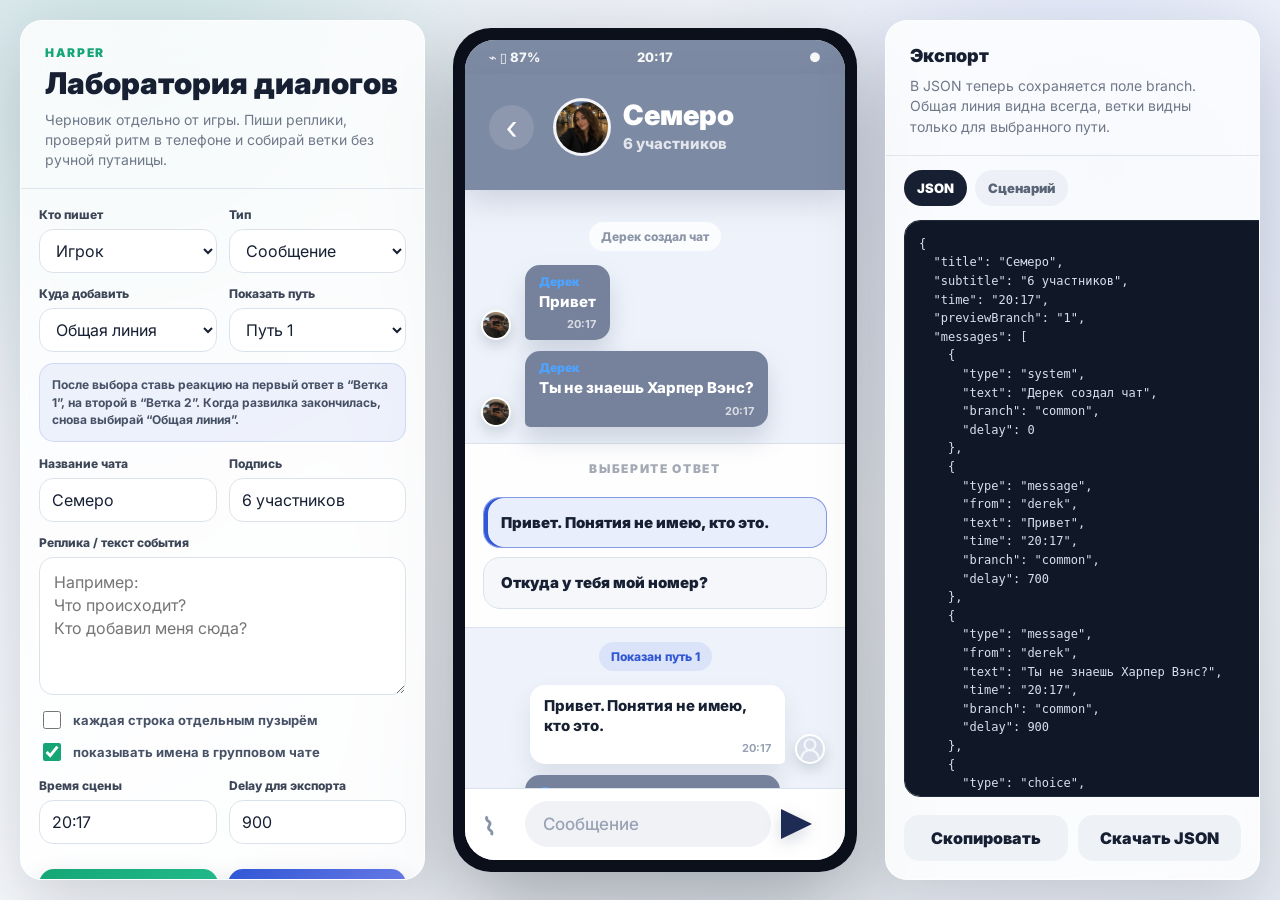
<file: dialogue-lab/index.html>
<!doctype html>
<html lang="ru">
<head>
  <meta charset="utf-8">
  <meta name="viewport" content="width=device-width, initial-scale=1">
  <title>HARPER Dialogue Lab</title>
  <link rel="preconnect" href="https://fonts.googleapis.com">
  <link rel="preconnect" href="https://fonts.gstatic.com" crossorigin>
  <link href="https://fonts.googleapis.com/css2?family=Inter:wght@400;500;600;700;800;900&display=swap" rel="stylesheet">
  <style>
    :root {
      --ink: #172033;
      --muted: #6f7889;
      --line: #dce2ea;
      --panel: #ffffff;
      --soft: #f2f5fa;
      --accent: #16a676;
      --accent-2: #3157d5;
      --danger: #c23a3a;
      --phone-top: #7d8aa3;
      --bubble: #76829c;
      --shadow: 0 24px 70px rgba(21, 29, 45, .18);
    }

    * { box-sizing: border-box; }

    html, body {
      height: 100%;
      margin: 0;
      font-family: Inter, system-ui, -apple-system, BlinkMacSystemFont, "Segoe UI", sans-serif;
      color: var(--ink);
      background:
        radial-gradient(circle at 12% 8%, rgba(22, 166, 118, .13), transparent 28%),
        radial-gradient(circle at 86% 18%, rgba(49, 87, 213, .14), transparent 32%),
        linear-gradient(145deg, #e8edf5 0%, #f7f9fc 48%, #e6ebf3 100%);
    }

    body { min-height: 100%; overflow: hidden; }
    button, input, select, textarea { font: inherit; }
    button { border: 0; cursor: pointer; }

    .app {
      height: 100vh;
      display: grid;
      grid-template-columns: minmax(360px, 470px) minmax(420px, 1fr) minmax(330px, 430px);
      gap: 20px;
      padding: 20px;
    }

    .panel {
      min-height: 0;
      border: 1px solid rgba(255, 255, 255, .72);
      border-radius: 22px;
      background: rgba(255, 255, 255, .8);
      box-shadow: var(--shadow);
      backdrop-filter: blur(18px);
      overflow: hidden;
    }

    .editor, .exporter { display: flex; flex-direction: column; }

    .panel-head {
      padding: 24px 24px 18px;
      border-bottom: 1px solid rgba(220, 226, 234, .86);
    }

    .eyebrow {
      margin: 0 0 8px;
      color: var(--accent);
      font-size: 12px;
      font-weight: 900;
      letter-spacing: .14em;
      text-transform: uppercase;
    }

    h1, h2 { margin: 0; letter-spacing: 0; }
    h1 { font-size: 30px; line-height: 1.05; font-weight: 900; }
    h2 { font-size: 18px; font-weight: 900; }

    .sub {
      margin: 10px 0 0;
      color: var(--muted);
      font-size: 14px;
      line-height: 1.45;
    }

    .form { padding: 18px; overflow: auto; }
    .grid-2 { display: grid; grid-template-columns: 1fr 1fr; gap: 12px; }

    .field { display: grid; gap: 7px; margin-bottom: 13px; }
    label { color: #3d4657; font-size: 12px; font-weight: 800; }

    input, select, textarea {
      width: 100%;
      border: 1px solid var(--line);
      border-radius: 14px;
      background: rgba(255, 255, 255, .95);
      color: var(--ink);
      outline: none;
      transition: border-color .16s ease, box-shadow .16s ease, background .16s ease;
    }

    input, select { height: 44px; padding: 0 12px; }
    textarea { min-height: 138px; padding: 13px 14px; resize: vertical; line-height: 1.45; }

    input:focus, select:focus, textarea:focus {
      border-color: rgba(49, 87, 213, .55);
      box-shadow: 0 0 0 4px rgba(49, 87, 213, .12);
      background: #fff;
    }

    .checks { display: grid; gap: 8px; margin: 4px 0 14px; }
    .check { display: flex; align-items: center; gap: 9px; color: #465166; font-size: 13px; font-weight: 700; }
    .check input { width: 18px; height: 18px; accent-color: var(--accent); }

    .actions { display: grid; grid-template-columns: 1fr 1fr; gap: 10px; margin-top: 12px; }

    .btn {
      height: 46px;
      border-radius: 15px;
      font-weight: 900;
      color: #fff;
      background: var(--ink);
      box-shadow: 0 12px 28px rgba(23, 32, 51, .18);
    }

    .btn.primary { background: linear-gradient(135deg, var(--accent), #23bd8d); }
    .btn.blue { background: linear-gradient(135deg, var(--accent-2), #6e7ee8); }
    .btn.light { color: var(--ink); background: #eef2f7; box-shadow: none; }
    .btn.danger { color: var(--danger); background: #fff2f2; box-shadow: none; }

    .branch-help {
      margin: -2px 0 14px;
      padding: 12px;
      border: 1px solid rgba(49, 87, 213, .16);
      border-radius: 15px;
      background: rgba(49, 87, 213, .07);
      color: #465166;
      font-size: 12px;
      font-weight: 700;
      line-height: 1.45;
    }

    .preview-wrap { min-height: 0; display: grid; place-items: center; padding: 8px; }

    .phone {
      width: min(100%, 430px);
      height: min(100%, 900px);
      min-height: 720px;
      border-radius: 38px;
      background: #0b101b;
      padding: 12px;
      box-shadow: 0 34px 90px rgba(10, 16, 27, .34);
    }

    .screen {
      position: relative;
      height: 100%;
      overflow: hidden;
      border-radius: 30px;
      background: #eef3fb;
    }

    .status {
      height: 34px;
      display: grid;
      grid-template-columns: 1fr auto 1fr;
      align-items: center;
      padding: 0 24px;
      color: rgba(255, 255, 255, .93);
      font-size: 13px;
      font-weight: 800;
      background: var(--phone-top);
    }

    .status .right { justify-self: end; display: flex; gap: 8px; align-items: center; }

    .chat-top {
      height: 116px;
      display: grid;
      grid-template-columns: 52px 58px 1fr;
      gap: 12px;
      align-items: center;
      padding: 12px 24px 22px;
      background: var(--phone-top);
      color: #fff;
      box-shadow: 0 10px 30px rgba(77, 88, 115, .22);
    }

    .back {
      width: 45px;
      height: 45px;
      display: grid;
      place-items: center;
      border-radius: 50%;
      background: rgba(255, 255, 255, .12);
      font-size: 34px;
      line-height: 1;
    }

    .chat-avatar {
      width: 58px;
      height: 58px;
      border-radius: 50%;
      border: 3px solid rgba(255, 255, 255, .78);
      object-fit: cover;
      background: #c7cfdd;
    }

    .chat-title { min-width: 0; }
    .chat-title strong {
      display: block;
      overflow: hidden;
      text-overflow: ellipsis;
      white-space: nowrap;
      font-size: 28px;
      line-height: 1.05;
      font-weight: 900;
    }
    .chat-title span { display: block; margin-top: 4px; color: rgba(255,255,255,.78); font-size: 15px; font-weight: 800; }

    .messages { height: calc(100% - 222px); overflow: auto; padding: 18px 16px 20px; scroll-behavior: smooth; }

    .row { display: grid; grid-template-columns: 34px minmax(0, 1fr); gap: 10px; align-items: end; margin: 0 0 11px; }
    .row.out { grid-template-columns: minmax(0, 1fr) 34px; }
    .row.out .mini-avatar { grid-column: 2; }
    .row.out .bubble {
      grid-column: 1;
      justify-self: end;
      background: #fff;
      color: var(--ink);
      box-shadow: 0 12px 24px rgba(27, 36, 56, .09);
      border-radius: 15px 15px 5px 15px;
    }

    .mini-avatar {
      width: 30px;
      height: 30px;
      border-radius: 50%;
      border: 2px solid #fff;
      object-fit: cover;
      background: #d7deea;
      box-shadow: 0 6px 14px rgba(24, 34, 52, .17);
    }

    .bubble {
      width: fit-content;
      max-width: min(300px, 84%);
      padding: 11px 14px 9px;
      border-radius: 15px 15px 15px 5px;
      color: #fff;
      background: var(--bubble);
      box-shadow: 0 13px 25px rgba(88, 101, 128, .22);
      word-break: break-word;
    }

    .speaker-name { margin: 0 0 4px; font-size: 12px; font-weight: 900; line-height: 1; }
    .bubble-text { white-space: pre-wrap; font-size: 15px; line-height: 1.35; font-weight: 800; letter-spacing: 0; }
    .time { margin-top: 5px; color: rgba(255,255,255,.72); text-align: right; font-size: 11px; font-weight: 700; }
    .row.out .time { color: #99a2b4; }

    .system-line, .branch-line {
      margin: 14px auto;
      width: fit-content;
      max-width: 86%;
      padding: 7px 12px;
      border-radius: 999px;
      background: rgba(255, 255, 255, .78);
      color: #8b95a7;
      font-size: 12px;
      font-weight: 800;
      text-align: center;
    }

    .branch-line { background: rgba(49, 87, 213, .1); color: #3157d5; }

    .choice-panel {
      margin: 16px -16px 12px;
      padding: 17px 18px 18px;
      background: rgba(255,255,255,.96);
      border-top: 1px solid var(--line);
      border-bottom: 1px solid var(--line);
    }

    .choice-title {
      margin: 0 0 12px;
      color: #a4a9b4;
      font-size: 12px;
      font-weight: 900;
      letter-spacing: .14em;
      text-align: center;
      text-transform: uppercase;
    }

    .choice {
      width: 100%;
      margin-top: 9px;
      padding: 15px 17px;
      border: 1px solid var(--line);
      border-radius: 17px;
      background: #f5f7fb;
      color: var(--ink);
      font-size: 15px;
      font-weight: 900;
      line-height: 1.3;
      text-align: left;
    }

    .choice.active {
      border-color: rgba(49, 87, 213, .55);
      background: #e9eefc;
      box-shadow: inset 4px 0 0 var(--accent-2);
    }

    .notes-card {
      margin: 14px auto;
      max-width: 92%;
      padding: 18px;
      border-radius: 22px;
      background: #fffef8;
      box-shadow: 0 16px 34px rgba(49, 54, 70, .14);
      border: 1px solid #efe7c8;
    }

    .notes-title {
      margin: 0 0 13px;
      color: #a87320;
      font-size: 13px;
      font-weight: 900;
      letter-spacing: .12em;
      text-transform: uppercase;
    }

    .notes-text {
      white-space: pre-wrap;
      color: #293244;
      font-size: 14px;
      font-weight: 700;
      line-height: 1.55;
    }

    .composer {
      position: absolute;
      left: 0;
      right: 0;
      bottom: 0;
      height: 72px;
      display: grid;
      grid-template-columns: 32px 1fr 46px;
      align-items: center;
      gap: 10px;
      padding: 12px 18px 14px;
      background: rgba(255,255,255,.98);
      border-top: 1px solid var(--line);
    }

    .paperclip { color: #8692a6; font-size: 25px; font-weight: 800; transform: rotate(-12deg); }
    .fake-input { height: 46px; display: flex; align-items: center; padding: 0 18px; border-radius: 999px; background: #f0f2f6; color: #9aa3b4; font-size: 17px; font-weight: 500; }
    .send { width: 0; height: 0; border-style: solid; border-width: 15px 0 15px 31px; border-color: transparent transparent transparent #1d2b55; background: transparent; filter: drop-shadow(0 5px 8px rgba(29,43,85,.2)); }

    .export-tabs { display: flex; gap: 8px; padding: 14px 18px 0; }
    .tab { height: 36px; padding: 0 13px; border-radius: 999px; color: #596477; background: #edf1f7; font-size: 13px; font-weight: 900; }
    .tab.active { color: #fff; background: var(--ink); }

    .export-box {
      flex: 1;
      min-height: 0;
      margin: 14px 18px 18px;
      padding: 14px;
      border: 1px solid #1f2937;
      border-radius: 16px;
      background: #101827;
      color: #d7e0ee;
      font-family: ui-monospace, SFMono-Regular, Menlo, Consolas, monospace;
      font-size: 12px;
      line-height: 1.55;
      resize: none;
    }

    .toast {
      position: fixed;
      left: 50%;
      bottom: 22px;
      transform: translateX(-50%) translateY(18px);
      opacity: 0;
      pointer-events: none;
      padding: 12px 16px;
      border-radius: 999px;
      background: rgba(16,24,39,.94);
      color: #fff;
      font-size: 13px;
      font-weight: 800;
      transition: opacity .18s ease, transform .18s ease;
      box-shadow: 0 18px 36px rgba(16,24,39,.22);
    }
    .toast.show { opacity: 1; transform: translateX(-50%) translateY(0); }

    @media (max-width: 1180px) {
      body { overflow: auto; }
      .app { height: auto; min-height: 100vh; grid-template-columns: 1fr; }
      .phone { height: 820px; min-height: 720px; }
      .exporter { min-height: 520px; }
    }

    @media (max-width: 520px) {
      .app { padding: 10px; gap: 12px; }
      .panel { border-radius: 18px; }
      .panel-head { padding: 18px; }
      h1 { font-size: 25px; }
      .grid-2, .actions { grid-template-columns: 1fr; }
      .phone { width: 100%; height: 760px; min-height: 760px; border-radius: 0; padding: 0; }
      .screen { border-radius: 0; }
    }
  </style>
</head>
<body>
  <main class="app">
    <section class="panel editor">
      <div class="panel-head">
        <p class="eyebrow">HARPER</p>
        <h1>Лаборатория диалогов</h1>
        <p class="sub">Черновик отдельно от игры. Пиши реплики, проверяй ритм в телефоне и собирай ветки без ручной путаницы.</p>
      </div>

      <div class="form">
        <div class="grid-2">
          <div class="field">
            <label for="speaker">Кто пишет</label>
            <select id="speaker"></select>
          </div>
          <div class="field">
            <label for="kind">Тип</label>
            <select id="kind">
              <option value="message">Сообщение</option>
              <option value="choice">Выбор игрока</option>
              <option value="system">Системная строка</option>
              <option value="note">Текст без автора</option>
              <option value="notes">Заметки</option>
            </select>
          </div>
        </div>

        <div class="grid-2">
          <div class="field">
            <label for="branch">Куда добавить</label>
            <select id="branch">
              <option value="common">Общая линия</option>
              <option value="1">Ветка 1</option>
              <option value="2">Ветка 2</option>
              <option value="3">Ветка 3</option>
            </select>
          </div>
          <div class="field">
            <label for="previewBranch">Показать путь</label>
            <select id="previewBranch">
              <option value="1">Путь 1</option>
              <option value="2">Путь 2</option>
              <option value="3">Путь 3</option>
            </select>
          </div>
        </div>

        <div class="branch-help">После выбора ставь реакцию на первый ответ в “Ветка 1”, на второй в “Ветка 2”. Когда развилка закончилась, снова выбирай “Общая линия”.</div>

        <div class="grid-2">
          <div class="field">
            <label for="chatTitle">Название чата</label>
            <input id="chatTitle" value="Семеро">
          </div>
          <div class="field">
            <label for="chatSubtitle">Подпись</label>
            <input id="chatSubtitle" value="6 участников">
          </div>
        </div>

        <div class="field">
          <label for="text">Реплика / текст события</label>
          <textarea id="text" placeholder="Например:
Что происходит?
Кто добавил меня сюда?"></textarea>
        </div>

        <div class="checks">
          <label class="check"><input id="splitLines" type="checkbox"> каждая строка отдельным пузырём</label>
          <label class="check"><input id="showNames" type="checkbox" checked> показывать имена в групповом чате</label>
        </div>

        <div class="grid-2">
          <div class="field">
            <label for="minutes">Время сцены</label>
            <input id="minutes" value="20:17">
          </div>
          <div class="field">
            <label for="delay">Delay для экспорта</label>
            <input id="delay" type="number" min="0" step="100" value="900">
          </div>
        </div>

        <div class="actions">
          <button class="btn primary" id="add">Добавить</button>
          <button class="btn blue" id="addTyping">Печатает...</button>
          <button class="btn light" id="undo">Убрать последнее</button>
          <button class="btn danger" id="clear">Очистить сцену</button>
        </div>
      </div>
    </section>

    <section class="preview-wrap">
      <div class="phone" aria-label="Превью телефона">
        <div class="screen">
          <div class="status">
            <div>⌁ ▯ 87%</div>
            <div id="statusTime">20:17</div>
            <div class="right">●</div>
          </div>

          <header class="chat-top">
            <div class="back">‹</div>
            <img class="chat-avatar" id="chatAvatar" alt="" src="../src/assets/avatars/avatar_harper_live.png">
            <div class="chat-title">
              <strong id="previewTitle">Семеро</strong>
              <span id="previewSubtitle">6 участников</span>
            </div>
          </header>

          <div class="messages" id="messages"></div>

          <div class="composer">
            <div class="paperclip">⌇</div>
            <div class="fake-input">Сообщение</div>
            <div class="send" aria-hidden="true"></div>
          </div>
        </div>
      </div>
    </section>

    <section class="panel exporter">
      <div class="panel-head">
        <h2>Экспорт</h2>
        <p class="sub">В JSON теперь сохраняется поле branch. Общая линия видна всегда, ветки видны только для выбранного пути.</p>
      </div>
      <div class="export-tabs">
        <button class="tab active" data-export="json">JSON</button>
        <button class="tab" data-export="script">Сценарий</button>
      </div>
      <textarea class="export-box" id="exportBox" readonly></textarea>
      <div class="actions" style="padding: 0 18px 18px; margin: 0;">
        <button class="btn light" id="copyExport">Скопировать</button>
        <button class="btn light" id="downloadExport">Скачать JSON</button>
      </div>
    </section>
  </main>

  <div class="toast" id="toast">Готово</div>

  <script>
    const STORAGE_KEY = "harper_dialogue_lab_v2";

    const speakers = {
      player: { id: "player", name: "Игрок", short: "ГГ", color: "#3157d5", side: "out", avatar: "../src/assets/icons/lucide/user-round.svg" },
      unknown: { id: "unknown", name: "Неизвестный", short: "Unknown", color: "#111827", avatar: "../src/assets/avatars/avatar_harper_live.png" },
      derek: { id: "derek", name: "Дерек Миллер", short: "Дерек", color: "#4ea3ff", avatar: "../src/assets/avatars/avatar_derek_live.png" },
      mia: { id: "mia", name: "Миа Картер", short: "Миа", color: "#39d879", avatar: "../src/assets/avatars/avatar_mia_live.png" },
      olivia: { id: "olivia", name: "Оливия Грант", short: "Оливия", color: "#b271ff", avatar: "../src/assets/avatars/avatar_olivia_live.png" },
      brooke: { id: "brooke", name: "Брук Хейз", short: "Брук", color: "#8b98aa", avatar: "../src/assets/avatars/avatar_brooke_live.png" },
      mason: { id: "mason", name: "Мейсон Коул", short: "Мейсон", color: "#ff6f7e", avatar: "../src/assets/avatars/avatar_mason_live.png" },
      tyler: { id: "tyler", name: "Тайлер Росс", short: "Тайлер", color: "#4fd7cc", avatar: "../src/assets/avatars/avatar_tyler_live.png" },
      harper: { id: "harper", name: "Харпер Вэнс", short: "Харпер", color: "#f5a541", avatar: "../src/assets/avatars/avatar_harper_live.png" }
    };

    const noteDraft = `Харпер Вэнс пропала два дня назад.

Её парень Дерек сказал, что сегодня она отправила ему только одно сообщение — мой номер.

Последней Харпер видела её подруга. Они сидели в кафе, когда Харпер кто-то позвонил. После звонка она сказала, что ей нужно срочно с кем-то встретиться, и ушла.

С тех пор её никто не видел.

Дерек уверен, что она не могла просто сбежать.`;

    const defaults = {
      chatTitle: "Семеро",
      chatSubtitle: "6 участников",
      minutes: "20:17",
      showNames: true,
      previewBranch: "1",
      exportMode: "json",
      messages: [
        { kind: "system", text: "Дерек создал чат", time: "20:17", branch: "common" },
        { kind: "message", from: "derek", text: "Привет", time: "20:17", delay: 700, branch: "common" },
        { kind: "message", from: "derek", text: "Ты не знаешь Харпер Вэнс?", time: "20:17", delay: 900, branch: "common" },
        { kind: "choice", options: ["Привет. Понятия не имею, кто это.", "Откуда у тебя мой номер?"], time: "20:17", delay: 900, branch: "common" },
        { kind: "message", from: "player", text: "Привет. Понятия не имею, кто это.", time: "20:17", delay: 900, branch: "1" },
        { kind: "message", from: "player", text: "Откуда у тебя мой номер?", time: "20:17", delay: 900, branch: "2" },
        { kind: "message", from: "derek", text: "Я её парень. Она пропала два дня назад.", time: "20:17", delay: 900, branch: "common" }
      ]
    };

    let state = loadState();

    const el = {
      speaker: document.getElementById("speaker"),
      kind: document.getElementById("kind"),
      branch: document.getElementById("branch"),
      previewBranch: document.getElementById("previewBranch"),
      chatTitle: document.getElementById("chatTitle"),
      chatSubtitle: document.getElementById("chatSubtitle"),
      text: document.getElementById("text"),
      splitLines: document.getElementById("splitLines"),
      showNames: document.getElementById("showNames"),
      minutes: document.getElementById("minutes"),
      delay: document.getElementById("delay"),
      add: document.getElementById("add"),
      addTyping: document.getElementById("addTyping"),
      undo: document.getElementById("undo"),
      clear: document.getElementById("clear"),
      messages: document.getElementById("messages"),
      previewTitle: document.getElementById("previewTitle"),
      previewSubtitle: document.getElementById("previewSubtitle"),
      statusTime: document.getElementById("statusTime"),
      exportBox: document.getElementById("exportBox"),
      copyExport: document.getElementById("copyExport"),
      downloadExport: document.getElementById("downloadExport"),
      toast: document.getElementById("toast")
    };

    init();

    function init() {
      Object.values(speakers).forEach((speaker) => {
        const option = document.createElement("option");
        option.value = speaker.id;
        option.textContent = speaker.name;
        el.speaker.appendChild(option);
      });

      el.chatTitle.value = state.chatTitle;
      el.chatSubtitle.value = state.chatSubtitle;
      el.minutes.value = state.minutes;
      el.showNames.checked = state.showNames;
      el.previewBranch.value = state.previewBranch || "1";

      el.kind.addEventListener("change", () => {
        if (el.kind.value === "notes" && !el.text.value.trim()) el.text.value = noteDraft;
      });
      el.add.addEventListener("click", addFromForm);
      el.addTyping.addEventListener("click", addTyping);
      el.undo.addEventListener("click", undo);
      el.clear.addEventListener("click", clearScene);
      el.copyExport.addEventListener("click", copyExport);
      el.downloadExport.addEventListener("click", downloadExport);
      el.chatTitle.addEventListener("input", syncMeta);
      el.chatSubtitle.addEventListener("input", syncMeta);
      el.minutes.addEventListener("input", syncMeta);
      el.showNames.addEventListener("change", syncMeta);
      el.previewBranch.addEventListener("change", syncMeta);

      document.querySelectorAll("[data-export]").forEach((button) => {
        button.addEventListener("click", () => {
          state.exportMode = button.dataset.export;
          document.querySelectorAll("[data-export]").forEach((b) => b.classList.toggle("active", b === button));
          persist();
          render();
        });
      });

      render();
    }

    function loadState() {
      try {
        const saved = JSON.parse(localStorage.getItem(STORAGE_KEY));
        return saved && Array.isArray(saved.messages) ? { ...defaults, ...saved } : structuredClone(defaults);
      } catch {
        return structuredClone(defaults);
      }
    }

    function persist() {
      localStorage.setItem(STORAGE_KEY, JSON.stringify(state));
    }

    function currentBranch() {
      return el.branch.value || "common";
    }

    function branchLabel(branch) {
      if (!branch || branch === "common") return "общая линия";
      return `ветка ${branch}`;
    }

    function isVisibleInPreview(message) {
      const branch = message.branch || "common";
      return branch === "common" || branch === state.previewBranch;
    }

    function syncMeta() {
      state.chatTitle = el.chatTitle.value.trim() || "Без названия";
      state.chatSubtitle = el.chatSubtitle.value.trim();
      state.minutes = el.minutes.value.trim() || "20:17";
      state.showNames = el.showNames.checked;
      state.previewBranch = el.previewBranch.value || "1";
      persist();
      render();
    }

    function addFromForm() {
      syncMeta();
      const text = el.text.value.trim();
      if (!text) {
        toast("Сначала напиши текст");
        return;
      }

      const kind = el.kind.value;
      const from = el.speaker.value;
      const delay = Number(el.delay.value || 0);
      const branch = currentBranch();

      if (kind === "choice") {
        const options = text.split(/\n+/).map((line) => line.trim()).filter(Boolean);
        state.messages.push({ kind: "choice", options, time: state.minutes, delay, branch: "common" });
      } else if (kind === "notes") {
        state.messages.push({ kind: "notes", text, time: state.minutes, delay, branch });
      } else {
        const pieces = el.splitLines.checked && kind !== "note"
          ? text.split(/\n+/).map((line) => line.trim()).filter(Boolean)
          : [text];
        pieces.forEach((line) => {
          state.messages.push({ kind, from, text: line, time: state.minutes, delay, branch });
        });
      }

      el.text.value = "";
      persist();
      render(true);
    }

    function addTyping() {
      syncMeta();
      state.messages.push({ kind: "typing", from: el.speaker.value, time: state.minutes, delay: Number(el.delay.value || 0), branch: currentBranch() });
      persist();
      render(true);
    }

    function undo() {
      state.messages.pop();
      persist();
      render(true);
    }

    function clearScene() {
      if (!confirm("Очистить текущую сцену?")) return;
      state.messages = [];
      persist();
      render();
    }

    async function copyExport() {
      await navigator.clipboard.writeText(el.exportBox.value);
      toast("Экспорт скопирован");
    }

    function downloadExport() {
      const blob = new Blob([el.exportBox.value], { type: "application/json;charset=utf-8" });
      const url = URL.createObjectURL(blob);
      const a = document.createElement("a");
      a.href = url;
      a.download = "harper-dialogue-scene.json";
      a.click();
      URL.revokeObjectURL(url);
    }

    function render(scrollToEnd = false) {
      el.previewTitle.textContent = state.chatTitle;
      el.previewSubtitle.textContent = state.chatSubtitle;
      el.statusTime.textContent = state.minutes;
      el.messages.innerHTML = "";

      state.messages.forEach((message) => {
        if (!isVisibleInPreview(message)) return;

        if (message.branch && message.branch !== "common") {
          const prev = el.messages.lastElementChild;
          if (!prev || prev.dataset.branchMarker !== message.branch) {
            const marker = document.createElement("div");
            marker.className = "branch-line";
            marker.dataset.branchMarker = message.branch;
            marker.textContent = `Показан путь ${message.branch}`;
            el.messages.appendChild(marker);
          }
        }

        if (message.kind === "system" || message.kind === "note") {
          el.messages.appendChild(renderSystem(message));
          return;
        }

        if (message.kind === "notes") {
          el.messages.appendChild(renderNotes(message));
          return;
        }

        if (message.kind === "choice") {
          el.messages.appendChild(renderChoices(message));
          return;
        }

        el.messages.appendChild(renderBubble(message));
      });

      renderExport();
      if (scrollToEnd) requestAnimationFrame(() => { el.messages.scrollTop = el.messages.scrollHeight; });
    }

    function renderSystem(message) {
      const div = document.createElement("div");
      div.className = "system-line";
      div.textContent = message.text;
      return div;
    }

    function renderNotes(message) {
      const wrap = document.createElement("div");
      wrap.className = "notes-card";
      const title = document.createElement("p");
      title.className = "notes-title";
      title.textContent = "Заметки";
      const text = document.createElement("div");
      text.className = "notes-text";
      text.textContent = message.text || "";
      wrap.appendChild(title);
      wrap.appendChild(text);
      return wrap;
    }

    function renderChoices(message) {
      const panel = document.createElement("div");
      panel.className = "choice-panel";
      const title = document.createElement("p");
      title.className = "choice-title";
      title.textContent = "Выберите ответ";
      panel.appendChild(title);

      (message.options || []).forEach((option, index) => {
        const path = String(index + 1);
        const button = document.createElement("button");
        button.className = `choice ${state.previewBranch === path ? "active" : ""}`;
        button.textContent = option;
        button.addEventListener("click", () => {
          state.previewBranch = path;
          el.previewBranch.value = path;
          persist();
          render(true);
        });
        panel.appendChild(button);
      });

      return panel;
    }

    function renderBubble(message) {
      const speaker = speakers[message.from] || speakers.unknown;
      const row = document.createElement("div");
      row.className = `row ${speaker.side === "out" ? "out" : ""}`;

      const avatar = document.createElement("img");
      avatar.className = "mini-avatar";
      avatar.alt = "";
      avatar.src = speaker.avatar;

      const bubble = document.createElement("div");
      bubble.className = "bubble";

      if (message.kind === "typing") {
        const text = document.createElement("div");
        text.className = "bubble-text";
        text.textContent = "...";
        bubble.appendChild(text);
      } else {
        if (state.showNames && speaker.side !== "out") {
          const name = document.createElement("div");
          name.className = "speaker-name";
          name.style.color = speaker.color;
          name.textContent = speaker.short;
          bubble.appendChild(name);
        }

        const text = document.createElement("div");
        text.className = "bubble-text";
        text.textContent = message.text || "";
        bubble.appendChild(text);
      }

      const time = document.createElement("div");
      time.className = "time";
      time.textContent = message.time || state.minutes;
      bubble.appendChild(time);

      if (speaker.side === "out") {
        row.appendChild(bubble);
        row.appendChild(avatar);
      } else {
        row.appendChild(avatar);
        row.appendChild(bubble);
      }

      return row;
    }

    function renderExport() {
      if ((state.exportMode || "json") === "script") {
        el.exportBox.value = state.messages.map((message) => {
          const branch = `[${branchLabel(message.branch)}] `;
          if (message.kind === "choice") {
            return `${branch}ВЫБОР:\n` + (message.options || []).map((o, i) => `${i + 1}. ${o}`).join("\n");
          }
          if (message.kind === "system" || message.kind === "note") return `${branch}[${message.text}]`;
          if (message.kind === "notes") return `${branch}[ЗАМЕТКИ]\n${message.text}`;
          if (message.kind === "typing") return `${branch}${speakerName(message.from)} печатает...`;
          return `${branch}${speakerName(message.from)}: ${message.text}`;
        }).join("\n\n");
        return;
      }

      const payload = {
        title: state.chatTitle,
        subtitle: state.chatSubtitle,
        time: state.minutes,
        previewBranch: state.previewBranch,
        messages: state.messages.map((message) => {
          const base = { branch: message.branch || "common", delay: message.delay || 0 };
          if (message.kind === "choice") return { type: "choice", options: (message.options || []).map((text) => ({ text })), ...base };
          if (message.kind === "system" || message.kind === "note") return { type: message.kind, text: message.text, ...base };
          if (message.kind === "notes") return { type: "notes_auto", text: message.text, ...base };
          if (message.kind === "typing") return { type: "typing", from: message.from, ...base };
          return { type: "message", from: message.from, text: message.text, time: message.time, ...base };
        })
      };

      el.exportBox.value = JSON.stringify(payload, null, 2);
    }

    function speakerName(id) {
      return speakers[id]?.name || id || "Unknown";
    }

    function toast(text) {
      el.toast.textContent = text;
      el.toast.classList.add("show");
      clearTimeout(toast.timer);
      toast.timer = setTimeout(() => el.toast.classList.remove("show"), 1600);
    }
  </script>
</body>
</html>
</file>
